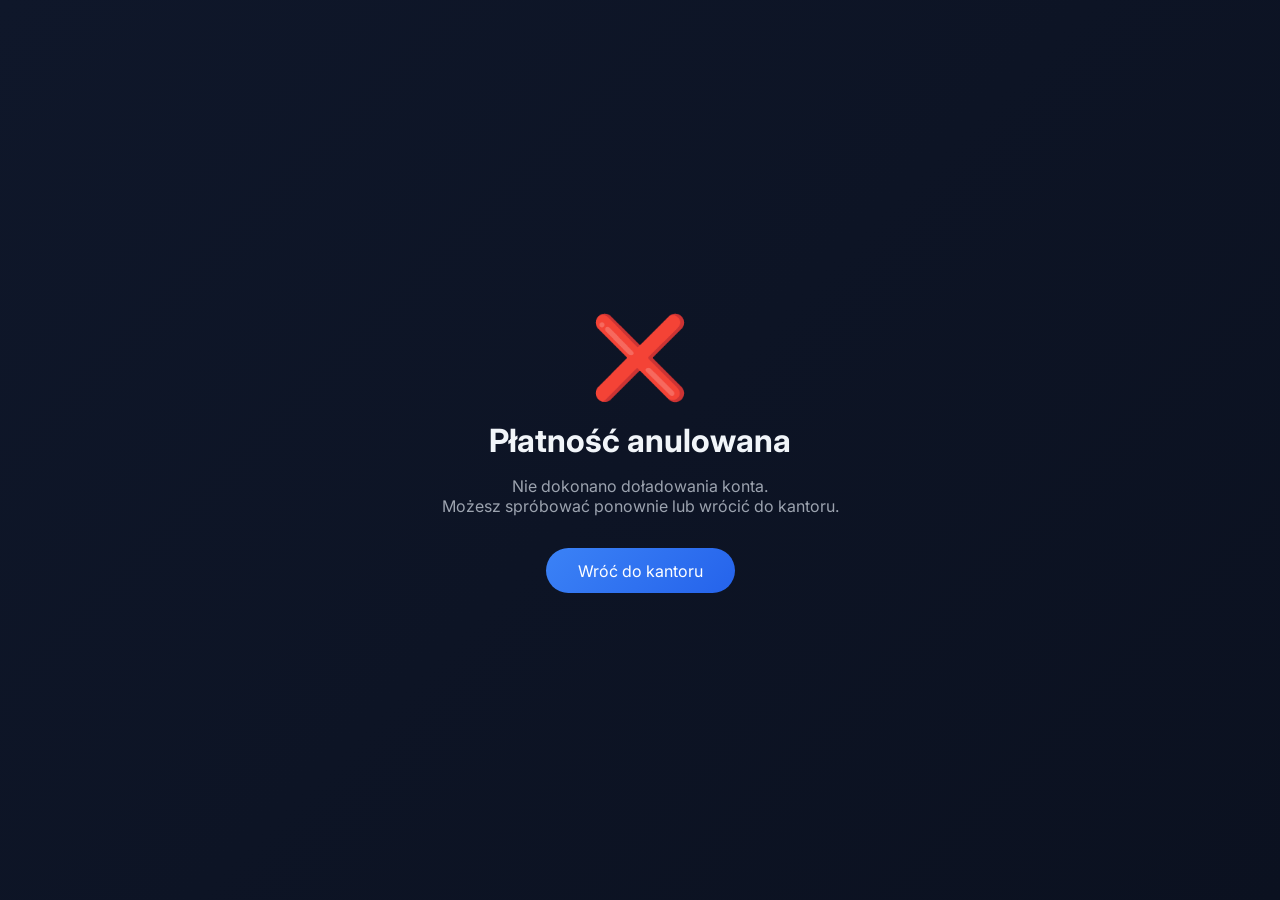
<file: static/cancel.html>
<!DOCTYPE html>
<html lang="pl">
<head>
    <meta charset="UTF-8">
    <meta name="viewport" content="width=device-width, initial-scale=1.0">
    <title>Płatność anulowana - Kantor Online</title>
    <link href="https://fonts.googleapis.com/css2?family=Inter:wght@400;500;600;700&display=swap" rel="stylesheet">
    <style>
        * { margin: 0; padding: 0; box-sizing: border-box; }
        body {
            font-family: 'Inter', sans-serif;
            background: linear-gradient(135deg, #0F172A 0%, #0B1120 100%);
            color: #F1F5F9;
            min-height: 100vh;
            display: flex;
            align-items: center;
            justify-content: center;
        }
        .container { text-align: center; padding: 2rem; }
        .cancel-icon { font-size: 5rem; margin-bottom: 1rem; }
        h1 { font-size: 2rem; margin-bottom: 1rem; }
        p { color: #9CA3AF; margin-bottom: 2rem; }
        .btn {
            background: linear-gradient(135deg, #3B82F6, #2563EB);
            color: white;
            border: none;
            padding: 0.8rem 2rem;
            border-radius: 2rem;
            font-size: 1rem;
            cursor: pointer;
            text-decoration: none;
            display: inline-block;
        }
    </style>
</head>
<body>
    <div class="container">
        <div class="cancel-icon">❌</div>
        <h1>Płatność anulowana</h1>
        <p>Nie dokonano doładowania konta.<br>Możesz spróbować ponownie lub wrócić do kantoru.</p>
        <a href="/" class="btn">Wróć do kantoru</a>
    </div>
</body>
</html>
</file>
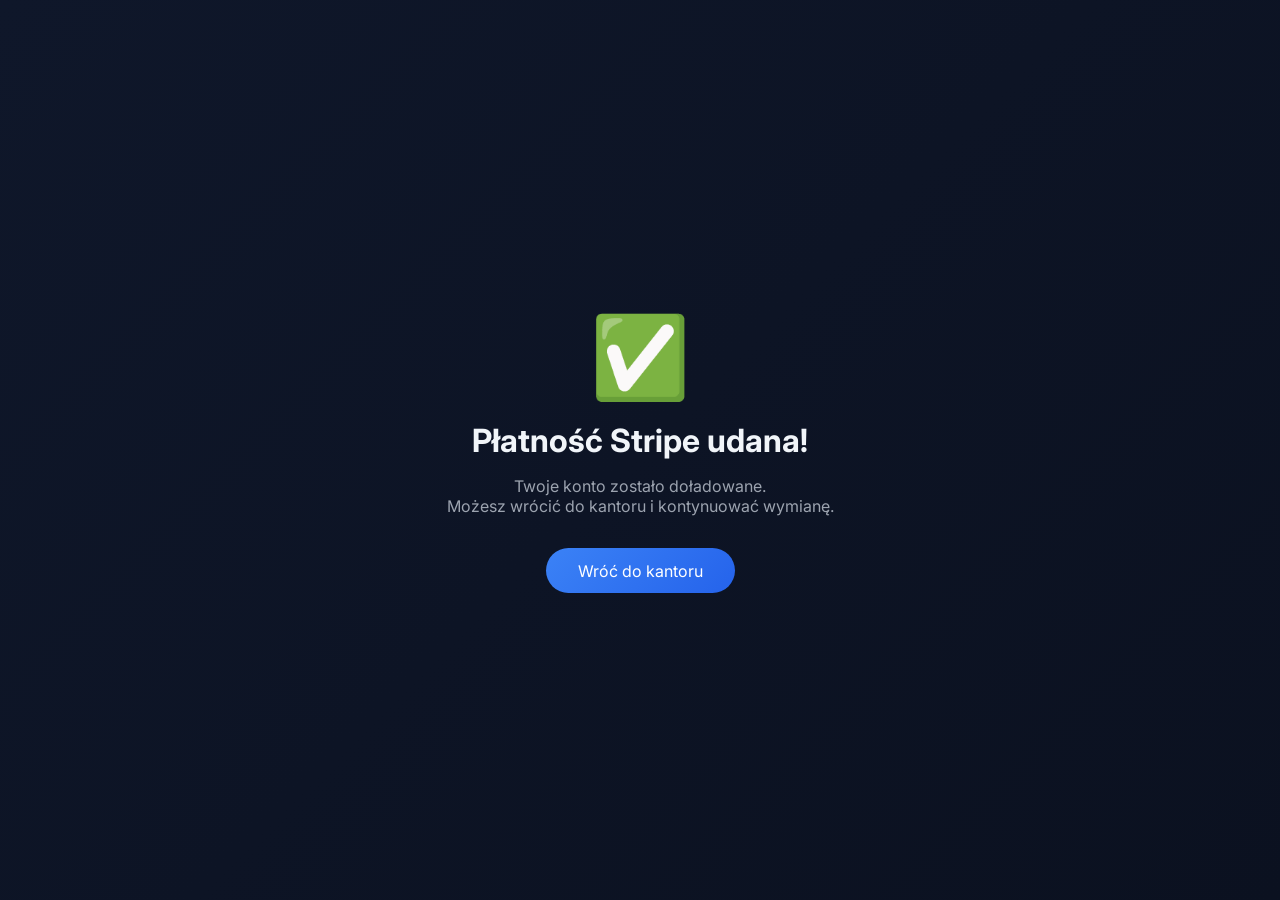
<file: static/success.html>
<!DOCTYPE html>
<html lang="pl">
<head>
    <meta charset="UTF-8">
    <meta name="viewport" content="width=device-width, initial-scale=1.0">
    <title>Płatność udana - Kantor Online</title>
    <link href="https://fonts.googleapis.com/css2?family=Inter:wght@400;500;600;700&display=swap" rel="stylesheet">
    <style>
        * { margin: 0; padding: 0; box-sizing: border-box; }
        body {
            font-family: 'Inter', sans-serif;
            background: linear-gradient(135deg, #0F172A 0%, #0B1120 100%);
            color: #F1F5F9;
            min-height: 100vh;
            display: flex;
            align-items: center;
            justify-content: center;
        }
        .container { text-align: center; padding: 2rem; }
        .success-icon { font-size: 5rem; margin-bottom: 1rem; }
        h1 { font-size: 2rem; margin-bottom: 1rem; }
        p { color: #9CA3AF; margin-bottom: 2rem; }
        .btn {
            background: linear-gradient(135deg, #3B82F6, #2563EB);
            color: white;
            border: none;
            padding: 0.8rem 2rem;
            border-radius: 2rem;
            font-size: 1rem;
            cursor: pointer;
            text-decoration: none;
            display: inline-block;
        }
        .btn:hover { transform: translateY(-2px); }
    </style>
</head>
<body>
    <div class="container">
        <div class="success-icon">✅</div>
        <h1>Płatność Stripe udana!</h1>
        <p>Twoje konto zostało doładowane.<br>Możesz wrócić do kantoru i kontynuować wymianę.</p>
        <a href="/" class="btn">Wróć do kantoru</a>
    </div>
    <script>
        setTimeout(() => { window.location.href = '/'; }, 3000);
    </script>
</body>
</html>
</file>
